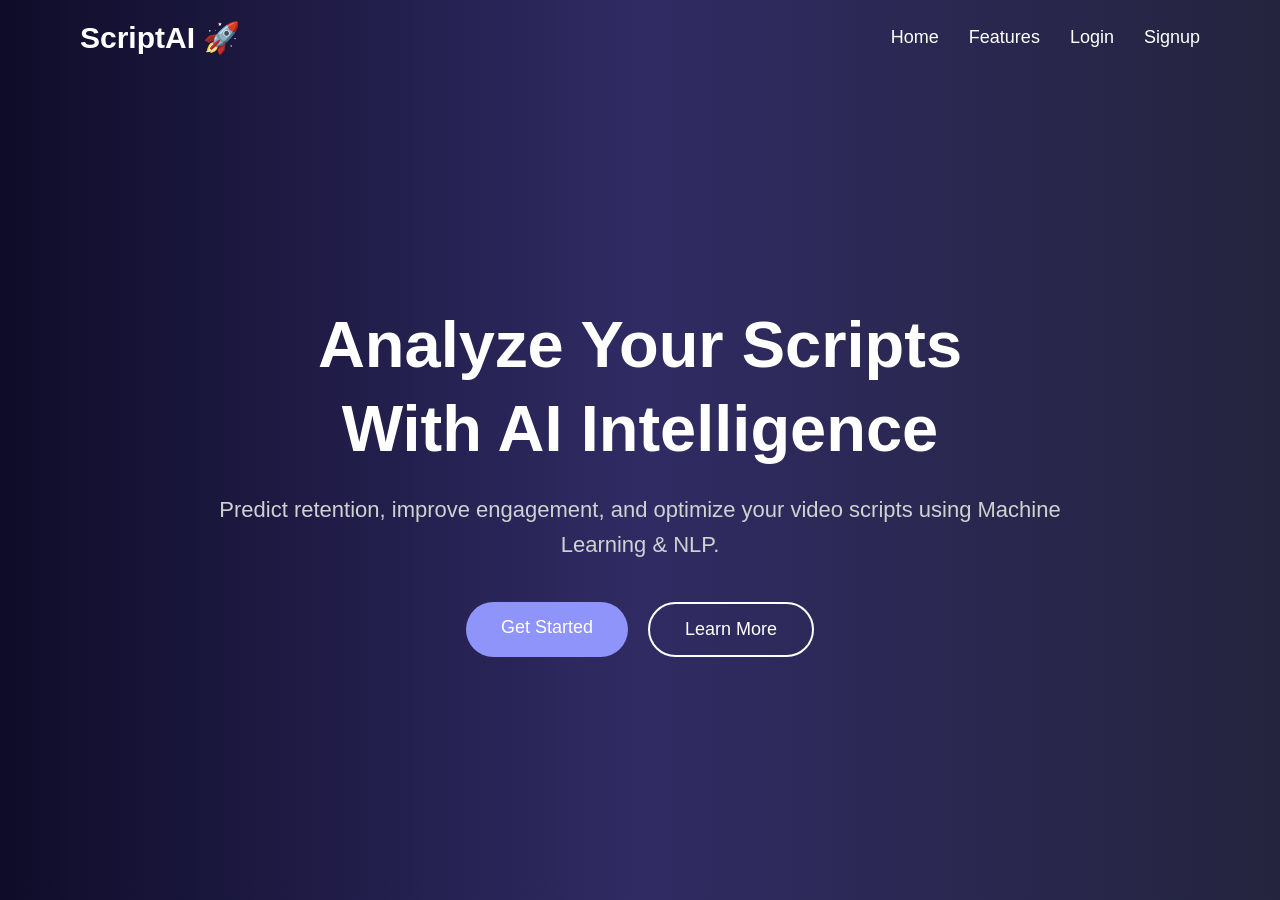
<file: index.html>
<!DOCTYPE html>
<html lang="en">
<head>
    <meta charset="UTF-8">
    <meta name="viewport" content="width=device-width, initial-scale=1.0">
    <title>ScriptAI</title>

    <link rel="stylesheet" href="css/style.css">
</head>
<body>

    <!-- Navbar -->
    <nav class="navbar">
        <div class="logo">ScriptAI 🚀</div>

        <ul class="nav-links">
            <li><a href="#">Home</a></li>
            <li><a href="#">Features</a></li>
            <li><a href="login.html">Login</a></li>
            <li><a href="signup.html">Signup</a></li>
        </ul>
    </nav>

    <!-- Hero Section -->
    <section class="hero">

        <div class="hero-content">

            <h1>
                Analyze Your Scripts <br>
                With AI Intelligence
            </h1>

            <p>
                Predict retention, improve engagement,
                and optimize your video scripts using
                Machine Learning & NLP.
            </p>

            <div class="hero-buttons">
                <a href="signup.html" class="btn-primary">
                    Get Started
                </a>

                <a href="#" class="btn-secondary">
                    Learn More
                </a>
            </div>

        </div>

    </section>

    <script src="js/app.js"></script>

</body>
</html>
</file>
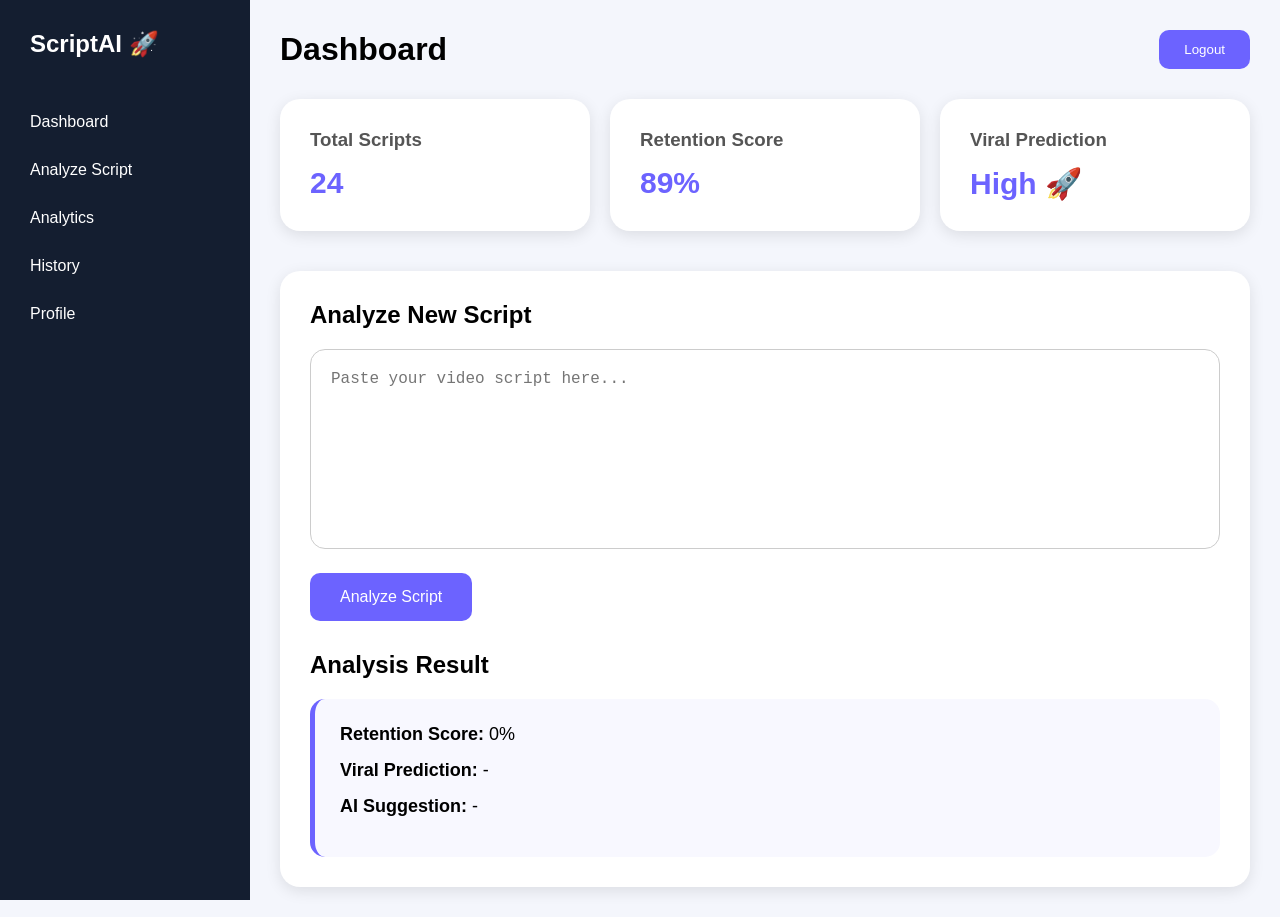
<file: dashboard.html>
<!DOCTYPE html>
<html lang="en">
<head>
    <meta charset="UTF-8">
    <meta name="viewport" content="width=device-width, initial-scale=1.0">
    <title>Dashboard - ScriptAI</title>

    <link rel="stylesheet" href="css/dashboard.css">
</head>
<body>

    <div class="dashboard">

        <!-- Sidebar -->

        <div class="sidebar">

            <h2>ScriptAI 🚀</h2>

            <ul>
                <li>Dashboard</li>
                <li>Analyze Script</li>
                <li>Analytics</li>
                <li>History</li>
                <li>Profile</li>
            </ul>

        </div>

        <!-- Main Content -->

        <div class="main-content">

            <!-- Navbar -->

            <div class="topbar">

                <h1>Dashboard</h1>

                <button>Logout</button>

            </div>

            <!-- Cards -->

            <div class="cards">

                <div class="card">
                    <h3>Total Scripts</h3>
                    <p>24</p>
                </div>

                <div class="card">
                    <h3>Retention Score</h3>
                    <p>89%</p>
                </div>

                <div class="card">
                    <h3>Viral Prediction</h3>
                    <p>High 🚀</p>
                </div>

            </div>

            <!-- Script Analyzer -->

            <div class="analyzer">

                <h2>Analyze New Script</h2>

                <textarea placeholder="Paste your video script here..."></textarea>

                <button onclick="analyzeScript()">
    Analyze Script
</button>

<!-- Result Section -->

<div class="result-box" id="resultBox">

    <h2>Analysis Result</h2>

    <div class="result-card">

        <p><strong>Retention Score:</strong>
            <span id="score">0%</span>
        </p>

        <p><strong>Viral Prediction:</strong>
            <span id="prediction">-</span>
        </p>

        <p><strong>AI Suggestion:</strong>
            <span id="suggestion">-</span>
        </p>

    </div>

</div>

<script src="js/analyze.js"></script>

            </div>

        </div>

    </div>

</body>
</html>
</file>
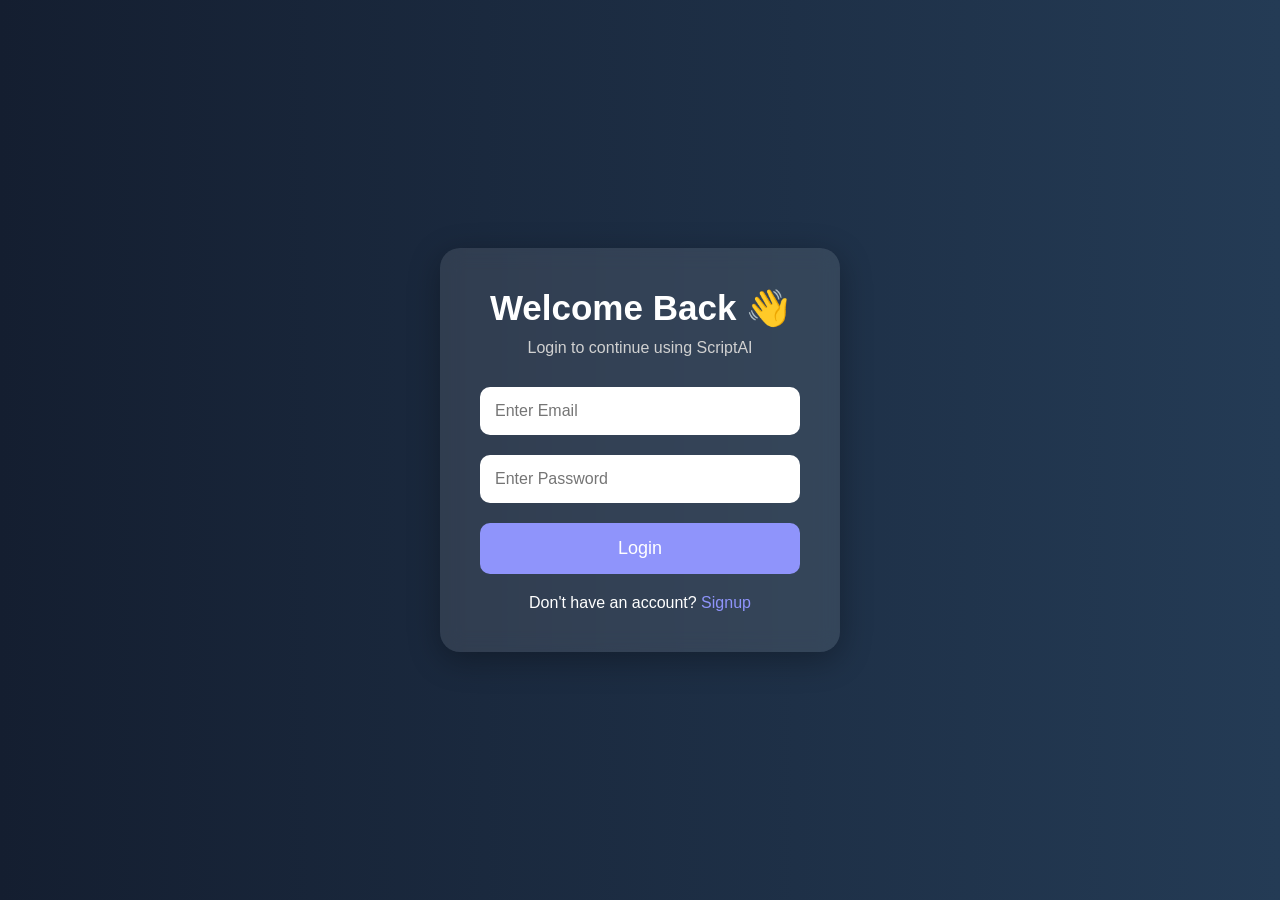
<file: login.html>
<!DOCTYPE html>
<html lang="en">
<head>
    <meta charset="UTF-8">
    <meta name="viewport" content="width=device-width, initial-scale=1.0">
    <title>Login - ScriptAI</title>

    <link rel="stylesheet" href="css/auth.css">
</head>
<body>

    <div class="auth-container">

        <div class="auth-box">

            <h1>Welcome Back 👋</h1>

            <p>Login to continue using ScriptAI</p>

            <form>

                <input type="email" placeholder="Enter Email">

                <input type="password" placeholder="Enter Password">

                <button type="submit">
                    Login
                </button>

            </form>

            <div class="auth-footer">
                Don't have an account?
                <a href="signup.html">Signup</a>
            </div>

        </div>

    </div>

</body>
</html>
</file>
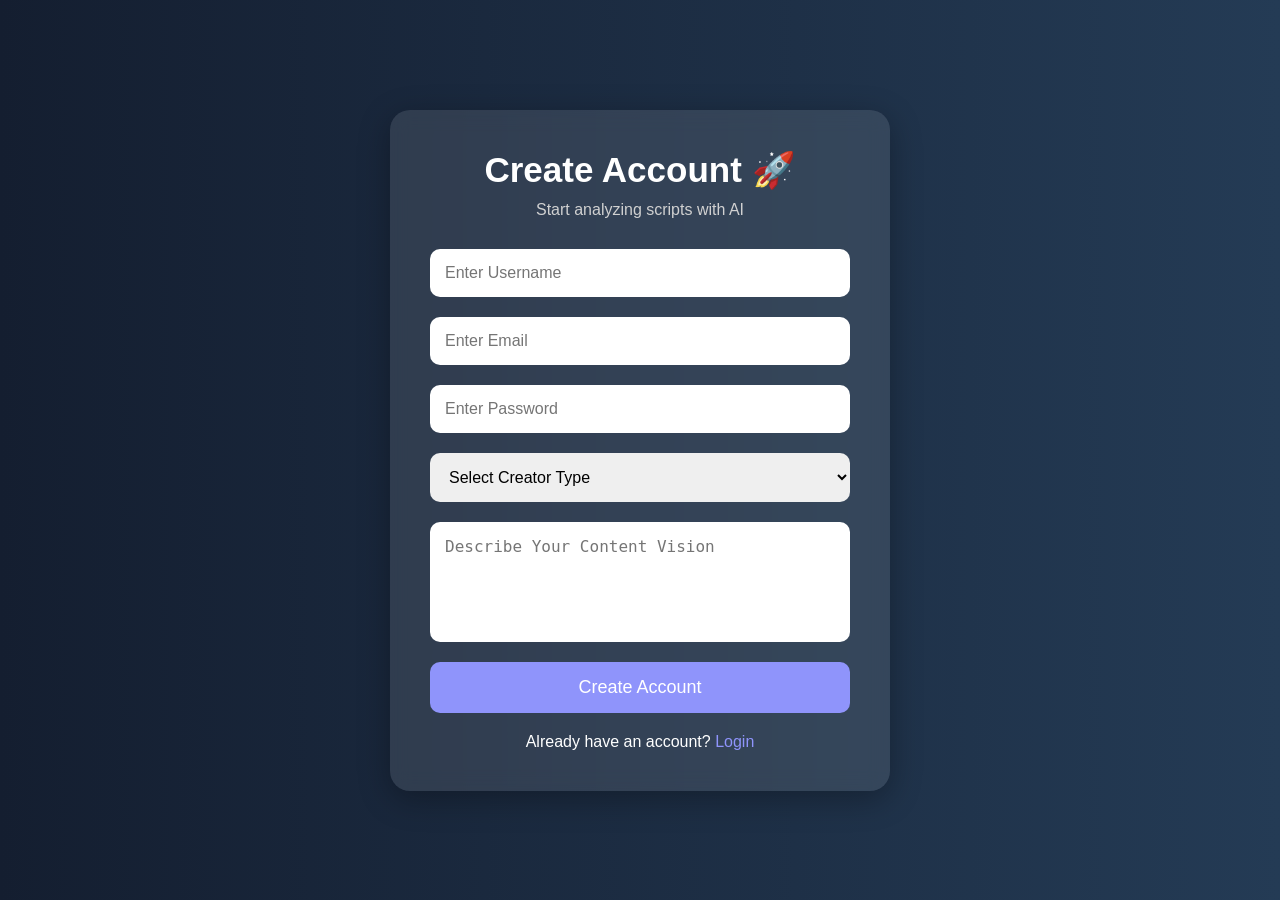
<file: signup.html>
<!DOCTYPE html>
<html lang="en">
<head>
    <meta charset="UTF-8">
    <meta name="viewport" content="width=device-width, initial-scale=1.0">
    <title>Signup - ScriptAI</title>

    <link rel="stylesheet" href="css/auth.css">
</head>
<body>

    <div class="auth-container">

        <div class="auth-box signup-box">

            <h1>Create Account 🚀</h1>

            <p>Start analyzing scripts with AI</p>

            <form id="signupForm">

                <input type="text" placeholder="Enter Username">

                <input type="email" placeholder="Enter Email">

                <input type="password" placeholder="Enter Password">

                <select>
                    <option>Select Creator Type</option>
                    <option>YouTuber</option>
                    <option>Instagram Creator</option>
                    <option>TikTok Creator</option>
                    <option>Podcaster</option>
                </select>

                <textarea placeholder="Describe Your Content Vision"></textarea>

                <button type="submit">
                    Create Account
                </button>

            </form>

            <div class="auth-footer">
                Already have an account?
                <a href="login.html">Login</a>
            </div>

        </div>

    </div>
<script src="js/auth.js"></script>
</body>
</html>
</file>
<file: css/style.css>
*{
    margin: 0;
    padding: 0;
    box-sizing: border-box;
}

body{
    font-family: Arial, sans-serif;
    background: linear-gradient(to right, #0f0c29, #302b63, #24243e);
    color: white;
}

/* Navbar */

.navbar{
    width: 100%;
    padding: 20px 80px;

    display: flex;
    justify-content: space-between;
    align-items: center;
}

.logo{
    font-size: 30px;
    font-weight: bold;
}

.nav-links{
    display: flex;
    gap: 30px;
    list-style: none;
}

.nav-links a{
    color: white;
    text-decoration: none;
    font-size: 18px;
    transition: 0.3s;
}

.nav-links a:hover{
    color: #8f94fb;
}

/* Hero Section */

.hero{
    width: 100%;
    height: 90vh;

    display: flex;
    justify-content: center;
    align-items: center;
    text-align: center;
}

.hero-content{
    width: 70%;
}

.hero-content h1{
    font-size: 65px;
    margin-bottom: 20px;
    line-height: 1.3;
}

.hero-content p{
    font-size: 22px;
    color: #d1d1d1;
    margin-bottom: 40px;
    line-height: 1.6;
}

/* Buttons */

.hero-buttons{
    display: flex;
    justify-content: center;
    gap: 20px;
}

.btn-primary,
.btn-secondary{
    padding: 15px 35px;
    border-radius: 40px;
    text-decoration: none;
    font-size: 18px;
    transition: 0.3s;
}

.btn-primary{
    background: #8f94fb;
    color: white;
}

.btn-primary:hover{
    background: #6c63ff;
}

.btn-secondary{
    border: 2px solid white;
    color: white;
}

.btn-secondary:hover{
    background: white;
    color: black;
}
</file>
<file: css/dashboard.css>
*{
    margin: 0;
    padding: 0;
    box-sizing: border-box;
}

body{
    font-family: Arial, sans-serif;
    background: #f4f6fc;
}

/* Layout */

.dashboard{
    display: flex;
}

/* Sidebar */

.sidebar{
    width: 250px;
    height: 100vh;

    background: #141e30;
    color: white;

    padding: 30px;
}

.sidebar h2{
    margin-bottom: 40px;
}

.sidebar ul{
    list-style: none;
}

.sidebar ul li{
    padding: 15px 0;
    cursor: pointer;

    transition: 0.3s;
}

.sidebar ul li:hover{
    color: #8f94fb;
}

/* Main Content */

.main-content{
    flex: 1;
    padding: 30px;
}

/* Topbar */

.topbar{
    display: flex;
    justify-content: space-between;
    align-items: center;

    margin-bottom: 30px;
}

.topbar button{
    padding: 12px 25px;

    border: none;
    border-radius: 10px;

    background: #6c63ff;
    color: white;

    cursor: pointer;
}

/* Cards */

.cards{
    display: flex;
    gap: 20px;

    margin-bottom: 40px;
}

.card{
    flex: 1;

    background: white;

    padding: 30px;

    border-radius: 20px;

    box-shadow: 0 4px 15px rgba(0,0,0,0.1);
}

.card h3{
    margin-bottom: 15px;
    color: #555;
}

.card p{
    font-size: 30px;
    font-weight: bold;

    color: #6c63ff;
}

/* Analyzer */

.analyzer{
    background: white;

    padding: 30px;

    border-radius: 20px;

    box-shadow: 0 4px 15px rgba(0,0,0,0.1);
}

.analyzer h2{
    margin-bottom: 20px;
}

.analyzer textarea{
    width: 100%;
    height: 200px;

    padding: 20px;

    border-radius: 15px;
    border: 1px solid #ccc;

    resize: none;

    margin-bottom: 20px;

    font-size: 16px;
}

.analyzer button{
    padding: 15px 30px;

    border: none;
    border-radius: 10px;

    background: #6c63ff;
    color: white;

    cursor: pointer;

    font-size: 16px;
}
/* Result Box */

.result-box{
    margin-top: 30px;
}

.result-card{
    background: #f8f8ff;

    padding: 25px;

    border-radius: 15px;

    border-left: 5px solid #6c63ff;
}

.result-card p{
    margin-bottom: 15px;

    font-size: 18px;
}
</file>
<file: css/auth.css>
*{
    margin: 0;
    padding: 0;
    box-sizing: border-box;
}

body{
    width: 100%;
    height: 100vh;

    display: flex;
    justify-content: center;
    align-items: center;

    background: linear-gradient(to right, #141e30, #243b55);

    font-family: Arial, sans-serif;
}

/* Container */

.auth-container{
    width: 100%;
    display: flex;
    justify-content: center;
    align-items: center;
}

/* Glass Box */

.auth-box{
    width: 400px;

    padding: 40px;

    background: rgba(255,255,255,0.1);

    border-radius: 20px;

    backdrop-filter: blur(10px);

    box-shadow: 0 8px 32px rgba(0,0,0,0.3);

    text-align: center;

    color: white;
}

.auth-box h1{
    margin-bottom: 10px;
    font-size: 35px;
}

.auth-box p{
    margin-bottom: 30px;
    color: #d1d1d1;
}

/* Inputs */

form{
    display: flex;
    flex-direction: column;
    gap: 20px;
}

input{
    padding: 15px;

    border: none;
    border-radius: 10px;

    outline: none;

    font-size: 16px;
}

/* Button */

button{
    padding: 15px;

    border: none;
    border-radius: 10px;

    background: #8f94fb;

    color: white;

    font-size: 18px;

    cursor: pointer;

    transition: 0.3s;
}

button:hover{
    background: #6c63ff;
}

/* Footer */

.auth-footer{
    margin-top: 20px;
}

.auth-footer a{
    color: #8f94fb;
    text-decoration: none;
}
/* Signup Box */

.signup-box{
    width: 500px;
}

/* Select & Textarea */

select,
textarea{
    padding: 15px;

    border: none;
    border-radius: 10px;

    outline: none;

    font-size: 16px;
}

textarea{
    resize: none;
    height: 120px;
}
</file>
